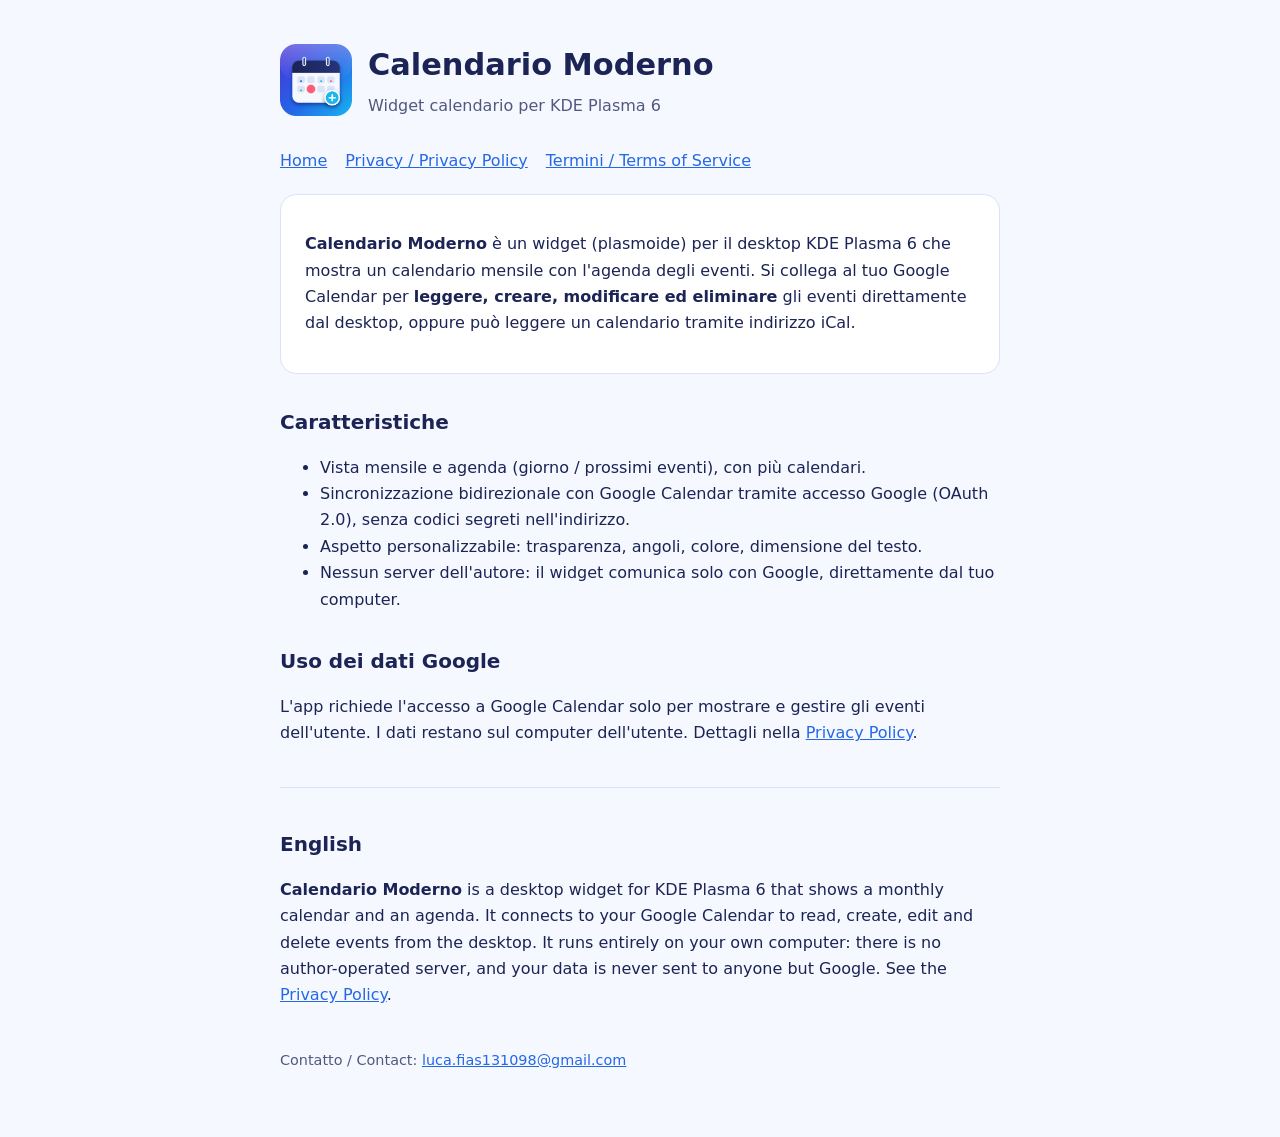
<file: index.html>
<!doctype html><html lang="it"><head><meta charset="utf-8"><meta name="viewport" content="width=device-width,initial-scale=1"><link rel="stylesheet" href="style.css"><title>Calendario Moderno</title><meta name="description" content="Widget calendario da scrivania per KDE Plasma 6 con sincronizzazione Google Calendar."></head><body><main>
<header><img src="logo.png" alt="Logo Calendario Moderno"><div><h1>Calendario Moderno</h1><p class="sub">Widget calendario per KDE Plasma 6</p></div></header><nav><a href="index.html">Home</a><a href="privacy.html">Privacy / Privacy Policy</a><a href="termini.html">Termini / Terms of Service</a></nav>
<div class="card"><p><strong>Calendario Moderno</strong> è un widget (plasmoide) per il desktop KDE Plasma 6 che mostra un calendario mensile con l'agenda degli eventi. Si collega al tuo Google Calendar per <strong>leggere, creare, modificare ed eliminare</strong> gli eventi direttamente dal desktop, oppure può leggere un calendario tramite indirizzo iCal.</p></div>
<h2>Caratteristiche</h2>
<ul><li>Vista mensile e agenda (giorno / prossimi eventi), con più calendari.</li>
<li>Sincronizzazione bidirezionale con Google Calendar tramite accesso Google (OAuth 2.0), senza codici segreti nell'indirizzo.</li>
<li>Aspetto personalizzabile: trasparenza, angoli, colore, dimensione del testo.</li>
<li>Nessun server dell'autore: il widget comunica solo con Google, direttamente dal tuo computer.</li></ul>
<h2>Uso dei dati Google</h2>
<p>L'app richiede l'accesso a Google Calendar solo per mostrare e gestire gli eventi dell'utente. I dati restano sul computer dell'utente. Dettagli nella <a href="privacy.html">Privacy Policy</a>.</p>
<div class="en"><h2>English</h2>
<p><strong>Calendario Moderno</strong> is a desktop widget for KDE Plasma 6 that shows a monthly calendar and an agenda. It connects to your Google Calendar to read, create, edit and delete events from the desktop. It runs entirely on your own computer: there is no author-operated server, and your data is never sent to anyone but Google. See the <a href="privacy.html">Privacy Policy</a>.</p></div>
<footer>Contatto / Contact: <a href="mailto:luca.fias131098@gmail.com">luca.fias131098@gmail.com</a></footer></main></body></html>
</file>
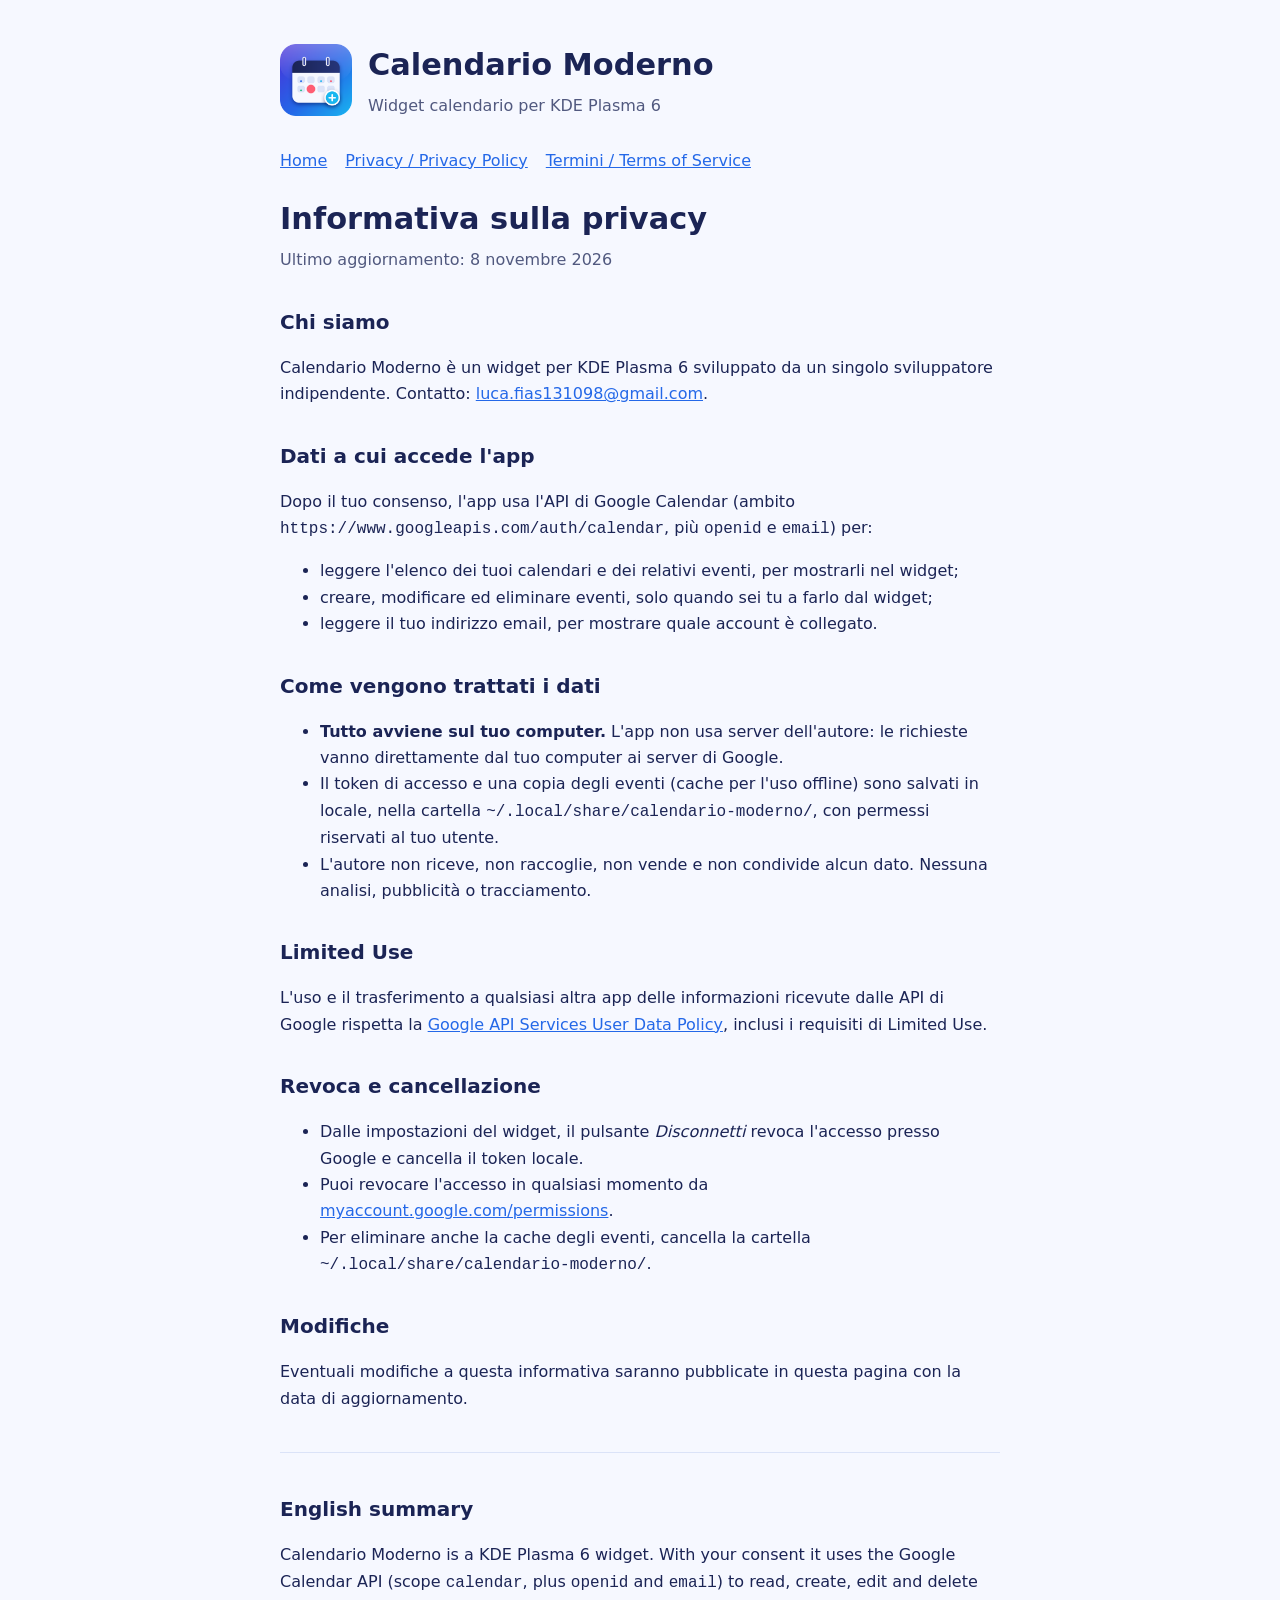
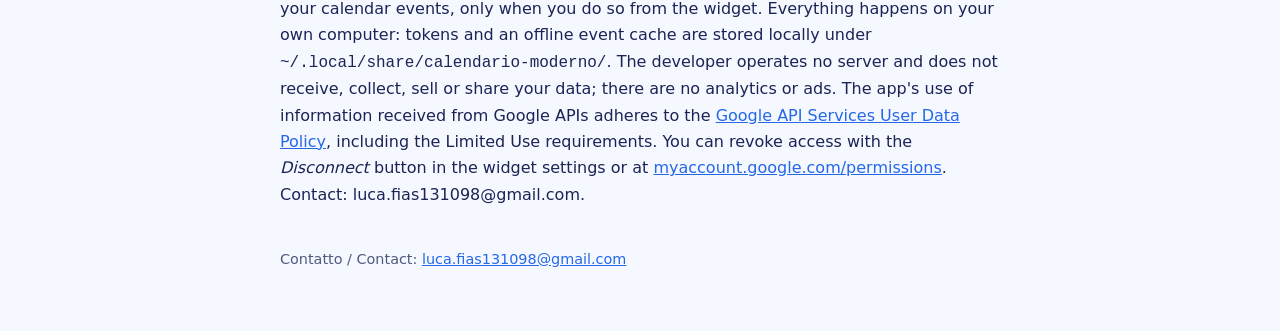
<file: privacy.html>
<!doctype html><html lang="it"><head><meta charset="utf-8"><meta name="viewport" content="width=device-width,initial-scale=1"><link rel="stylesheet" href="style.css"><title>Privacy Policy – Calendario Moderno</title></head><body><main>
<header><img src="logo.png" alt="Logo Calendario Moderno"><div><h1>Calendario Moderno</h1><p class="sub">Widget calendario per KDE Plasma 6</p></div></header><nav><a href="index.html">Home</a><a href="privacy.html">Privacy / Privacy Policy</a><a href="termini.html">Termini / Terms of Service</a></nav>
<h1>Informativa sulla privacy</h1><p class="sub">Ultimo aggiornamento: 8 novembre 2026</p>
<h2>Chi siamo</h2><p>Calendario Moderno è un widget per KDE Plasma 6 sviluppato da un singolo sviluppatore indipendente. Contatto: <a href="mailto:luca.fias131098@gmail.com">luca.fias131098@gmail.com</a>.</p>
<h2>Dati a cui accede l'app</h2>
<p>Dopo il tuo consenso, l'app usa l'API di Google Calendar (ambito <code>https://www.googleapis.com/auth/calendar</code>, più <code>openid</code> e <code>email</code>) per:</p>
<ul><li>leggere l'elenco dei tuoi calendari e dei relativi eventi, per mostrarli nel widget;</li>
<li>creare, modificare ed eliminare eventi, solo quando sei tu a farlo dal widget;</li>
<li>leggere il tuo indirizzo email, per mostrare quale account è collegato.</li></ul>
<h2>Come vengono trattati i dati</h2>
<ul><li><strong>Tutto avviene sul tuo computer.</strong> L'app non usa server dell'autore: le richieste vanno direttamente dal tuo computer ai server di Google.</li>
<li>Il token di accesso e una copia degli eventi (cache per l'uso offline) sono salvati in locale, nella cartella <code>~/.local/share/calendario-moderno/</code>, con permessi riservati al tuo utente.</li>
<li>L'autore non riceve, non raccoglie, non vende e non condivide alcun dato. Nessuna analisi, pubblicità o tracciamento.</li></ul>
<h2>Limited Use</h2>
<p>L'uso e il trasferimento a qualsiasi altra app delle informazioni ricevute dalle API di Google rispetta la <a href="https://developers.google.com/terms/api-services-user-data-policy">Google API Services User Data Policy</a>, inclusi i requisiti di Limited Use.</p>
<h2>Revoca e cancellazione</h2>
<ul><li>Dalle impostazioni del widget, il pulsante <em>Disconnetti</em> revoca l'accesso presso Google e cancella il token locale.</li>
<li>Puoi revocare l'accesso in qualsiasi momento da <a href="https://myaccount.google.com/permissions">myaccount.google.com/permissions</a>.</li>
<li>Per eliminare anche la cache degli eventi, cancella la cartella <code>~/.local/share/calendario-moderno/</code>.</li></ul>
<h2>Modifiche</h2><p>Eventuali modifiche a questa informativa saranno pubblicate in questa pagina con la data di aggiornamento.</p>
<div class="en"><h2>English summary</h2>
<p>Calendario Moderno is a KDE Plasma 6 widget. With your consent it uses the Google Calendar API (scope <code>calendar</code>, plus <code>openid</code> and <code>email</code>) to read, create, edit and delete your calendar events, only when you do so from the widget. Everything happens on your own computer: tokens and an offline event cache are stored locally under <code>~/.local/share/calendario-moderno/</code>. The developer operates no server and does not receive, collect, sell or share your data; there are no analytics or ads. The app's use of information received from Google APIs adheres to the <a href="https://developers.google.com/terms/api-services-user-data-policy">Google API Services User Data Policy</a>, including the Limited Use requirements. You can revoke access with the <em>Disconnect</em> button in the widget settings or at <a href="https://myaccount.google.com/permissions">myaccount.google.com/permissions</a>. Contact: luca.fias131098@gmail.com.</p></div>
<footer>Contatto / Contact: <a href="mailto:luca.fias131098@gmail.com">luca.fias131098@gmail.com</a></footer></main></body></html>
</file>
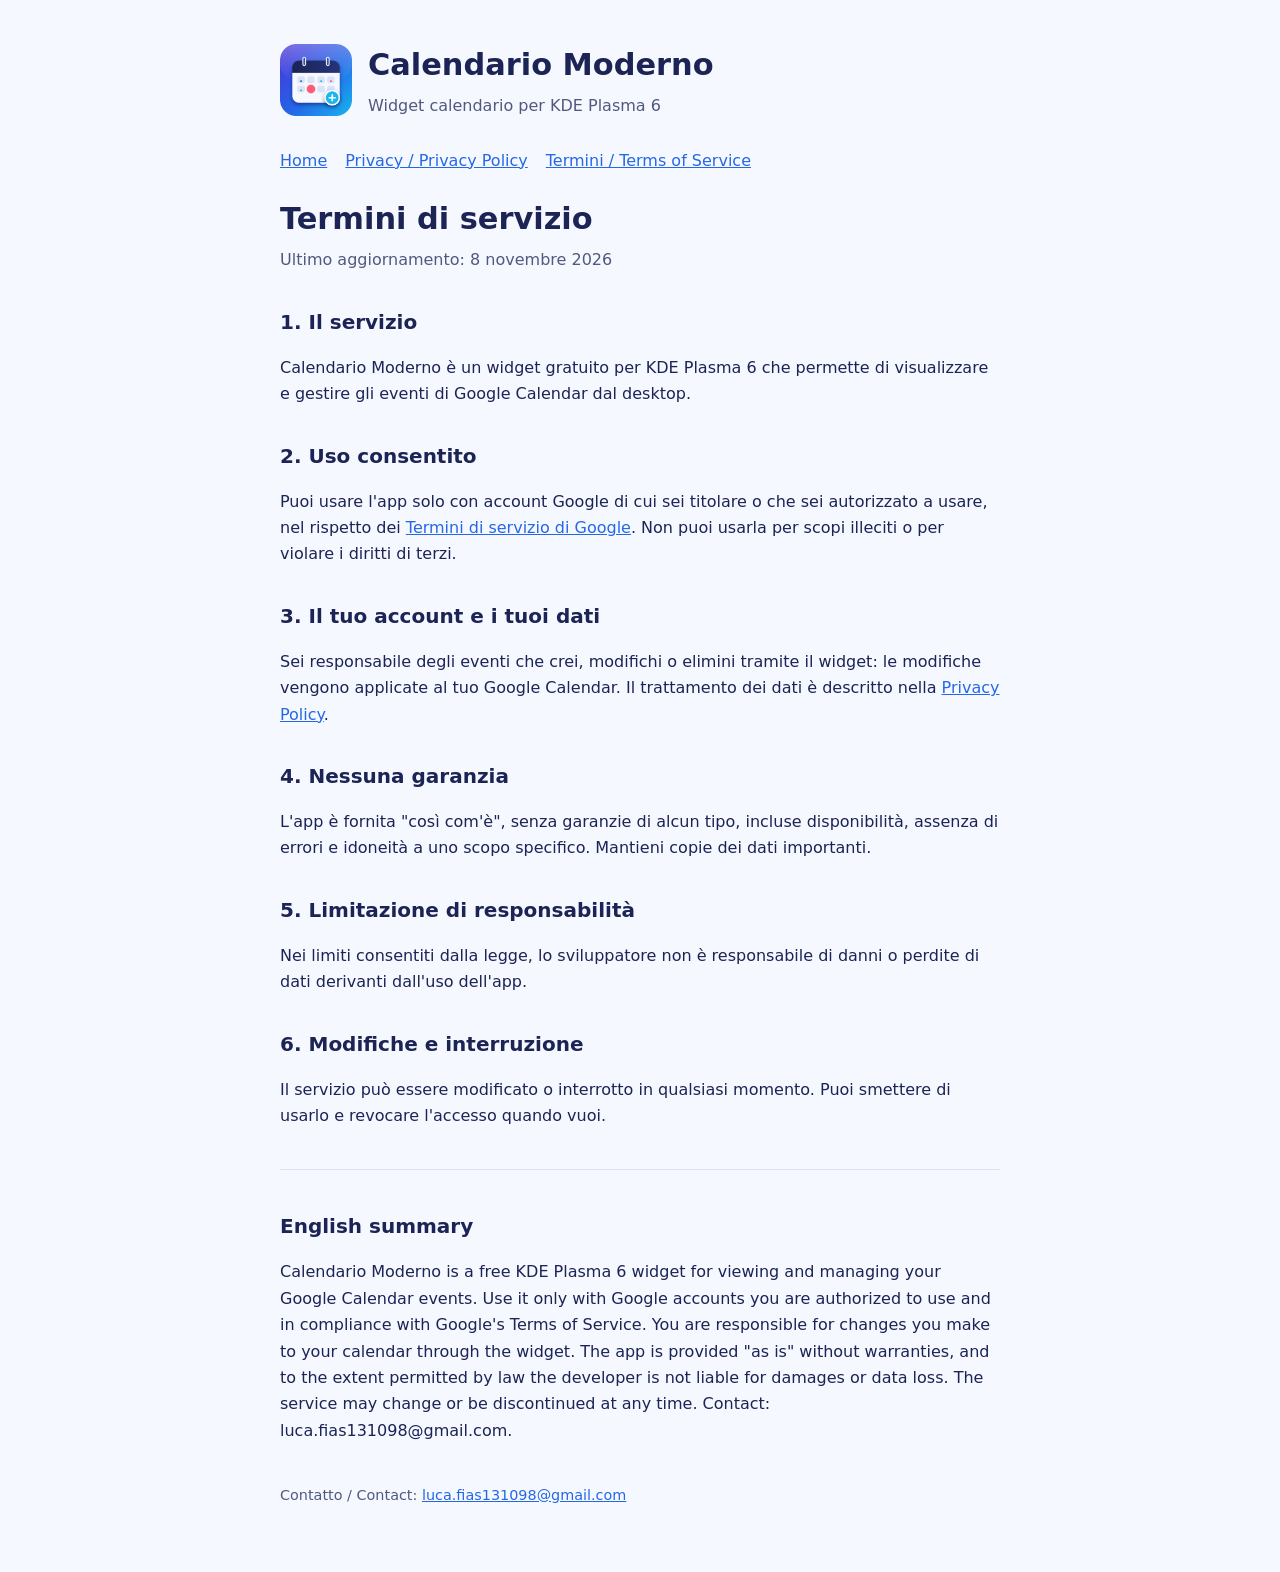
<file: termini.html>
<!doctype html><html lang="it"><head><meta charset="utf-8"><meta name="viewport" content="width=device-width,initial-scale=1"><link rel="stylesheet" href="style.css"><title>Termini di servizio – Calendario Moderno</title></head><body><main>
<header><img src="logo.png" alt="Logo Calendario Moderno"><div><h1>Calendario Moderno</h1><p class="sub">Widget calendario per KDE Plasma 6</p></div></header><nav><a href="index.html">Home</a><a href="privacy.html">Privacy / Privacy Policy</a><a href="termini.html">Termini / Terms of Service</a></nav>
<h1>Termini di servizio</h1><p class="sub">Ultimo aggiornamento: 8 novembre 2026</p>
<h2>1. Il servizio</h2><p>Calendario Moderno è un widget gratuito per KDE Plasma 6 che permette di visualizzare e gestire gli eventi di Google Calendar dal desktop.</p>
<h2>2. Uso consentito</h2><p>Puoi usare l'app solo con account Google di cui sei titolare o che sei autorizzato a usare, nel rispetto dei <a href="https://policies.google.com/terms">Termini di servizio di Google</a>. Non puoi usarla per scopi illeciti o per violare i diritti di terzi.</p>
<h2>3. Il tuo account e i tuoi dati</h2><p>Sei responsabile degli eventi che crei, modifichi o elimini tramite il widget: le modifiche vengono applicate al tuo Google Calendar. Il trattamento dei dati è descritto nella <a href="privacy.html">Privacy Policy</a>.</p>
<h2>4. Nessuna garanzia</h2><p>L'app è fornita "così com'è", senza garanzie di alcun tipo, incluse disponibilità, assenza di errori e idoneità a uno scopo specifico. Mantieni copie dei dati importanti.</p>
<h2>5. Limitazione di responsabilità</h2><p>Nei limiti consentiti dalla legge, lo sviluppatore non è responsabile di danni o perdite di dati derivanti dall'uso dell'app.</p>
<h2>6. Modifiche e interruzione</h2><p>Il servizio può essere modificato o interrotto in qualsiasi momento. Puoi smettere di usarlo e revocare l'accesso quando vuoi.</p>
<div class="en"><h2>English summary</h2>
<p>Calendario Moderno is a free KDE Plasma 6 widget for viewing and managing your Google Calendar events. Use it only with Google accounts you are authorized to use and in compliance with Google's Terms of Service. You are responsible for changes you make to your calendar through the widget. The app is provided "as is" without warranties, and to the extent permitted by law the developer is not liable for damages or data loss. The service may change or be discontinued at any time. Contact: luca.fias131098@gmail.com.</p></div>
<footer>Contatto / Contact: <a href="mailto:luca.fias131098@gmail.com">luca.fias131098@gmail.com</a></footer></main></body></html>
</file>
<file: style.css>
:root{--bg:#f6f8ff;--fg:#1b2455;--mut:#51597f;--card:#fff;--acc:#2468e8;--line:#dbe3f8}
@media(prefers-color-scheme:dark){:root{--bg:#12162e;--fg:#e8ecff;--mut:#a3acd6;--card:#1b2142;--acc:#6ea0ff;--line:#2a3262}}
*{box-sizing:border-box}body{margin:0;background:var(--bg);color:var(--fg);font:16px/1.65 system-ui,-apple-system,"Segoe UI",Roboto,sans-serif}
main{max-width:760px;margin:0 auto;padding:40px 20px 64px}
header{display:flex;align-items:center;gap:16px;margin-bottom:28px}header img{width:72px;height:72px}
h1{font-size:1.9rem;margin:0}h2{font-size:1.25rem;margin:2rem 0 .4rem}p,li{color:var(--fg)}.sub{color:var(--mut);margin:.2rem 0 0}
.card{background:var(--card);border:1px solid var(--line);border-radius:16px;padding:20px 24px;margin:18px 0}
a{color:var(--acc)}nav{margin:20px 0;display:flex;gap:18px;flex-wrap:wrap}
.en{border-top:1px solid var(--line);margin-top:40px;padding-top:8px}footer{margin-top:40px;color:var(--mut);font-size:.9rem}
</file>
